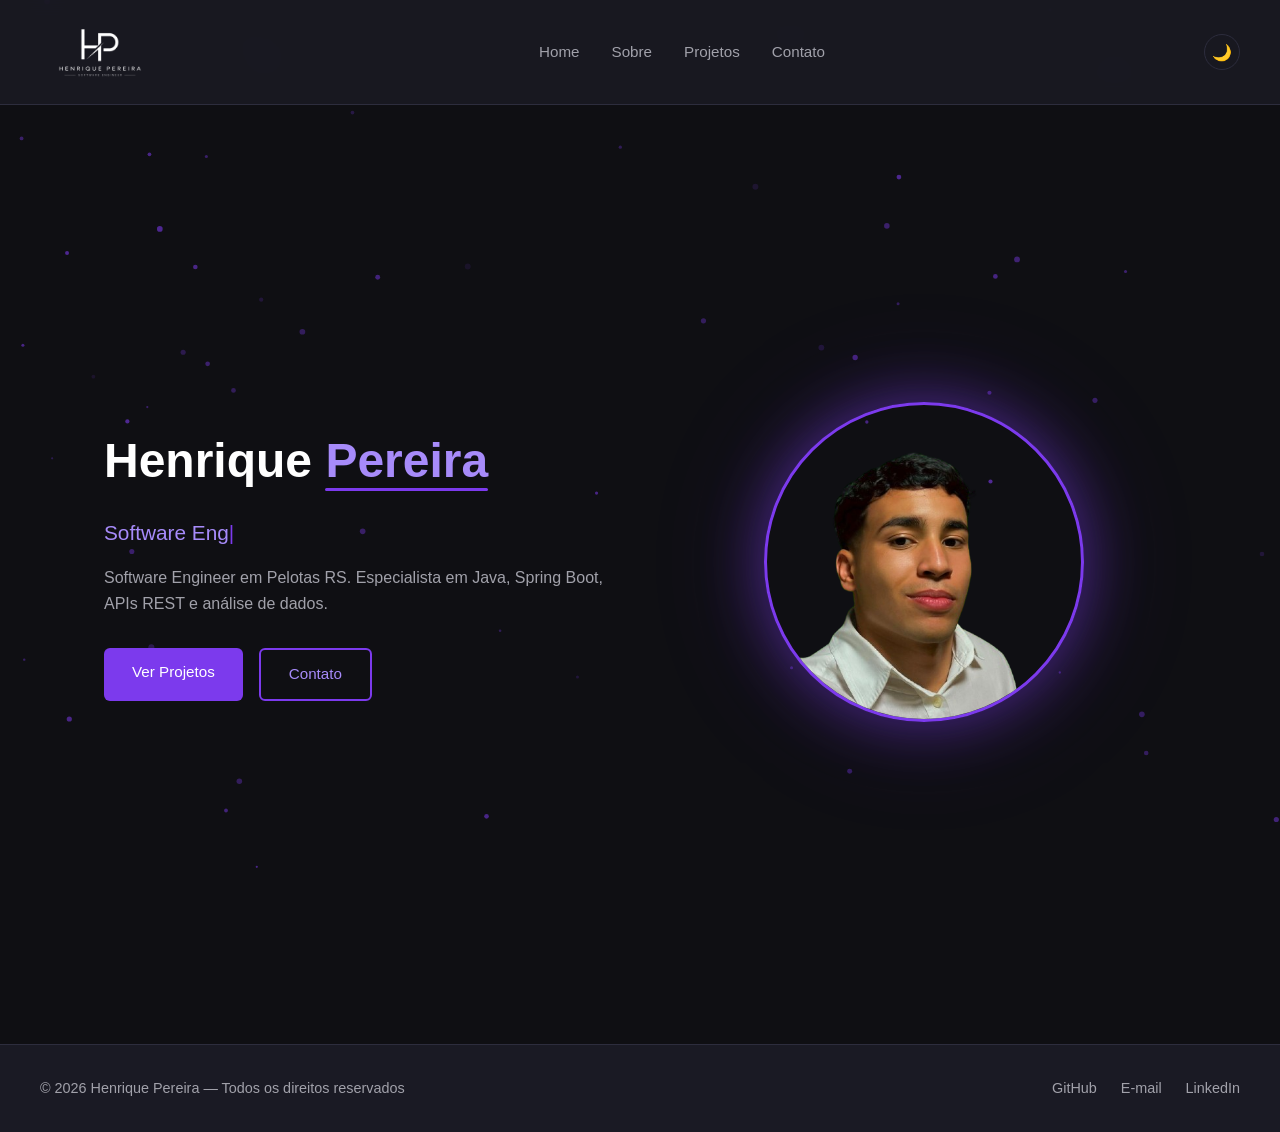
<file: index.html>
<!DOCTYPE html>
<html lang="pt-BR">
<head>
    <meta charset="UTF-8">
    <meta name="viewport" content="width=device-width, initial-scale=1.0">
     
    <meta name="description" content="Henrique Pereira, Software Engineer/Data Analyst em Pelotas RS. Especialista em Java, Spring Boot, APIs REST e análise de dados.">
    <meta name="keywords" content="Desenvolvedor Backend, Java, Spring Boot, API REST, PHP, Laravel, Analista de Dados, Pelotas, Rio Grande do Sul, Henrique Pereira">
    <meta name="author" content="Henrique Pereira">
    <title>Henrique Pereira | Software Engineer/Data Analyst</title>
    <link rel="stylesheet" href="assets/css/style.css">
    <link rel="icon" type="image/png" href="assets/img/logo.png">

</head>
<body>
  <canvas id="particulas"></canvas>

    <header>
              <nav>
                <div class="logo">
                   <a href="index.html" class="logo-link">
                       <img src="assets/img/logo.png" alt="Logo Henrique Pereira - Software Engineer/Data Analyst" class="logo">
                   </a>     
                </div>
                  <ul>
                    <li><a href="index.html">Home</a></li>
                      <li><a href="sobre.html">Sobre</a></li>
                      <li><a href="projetos.html">Projetos</a></li>
                      <li><a href="contato.html">Contato</a></li>
                  </ul>
                  <button class="theme-toggle" id="themeToggle" aria-label="Alternar tema">
  🌙
</button>

            </nav>
    </header>
    <main>
      <section class="hero" id="home">
  
  <!-- Coluna esquerda — texto -->
  <div class="hero-texto">
    <h1>Henrique <span class="nome-destaque">Pereira</span></h1>
    <p class="cargo"></p>
    <p class="descricao">Software Engineer em Pelotas RS. Especialista em Java, Spring Boot, APIs REST e análise de dados.</p>
    <div class="hero-botoes">
      <a href="projetos.html" class="btn-primario">Ver Projetos</a>
      <a href="contato.html" class="btn-secundario">Contato</a>
    </div>
  </div>

  <!-- Coluna direita — foto -->
  <div class="hero-foto">
    <div class="foto-container">
      <img src="assets/img/perfil.png" alt="Foto de Henrique Pereira - Software Engineer">
    </div>
  </div>

</section>

    </main>
      <footer>
  <div class="footer-conteudo">
    <p>© 2026 Henrique Pereira — Todos os direitos reservados</p>
    <div class="footer-links">
      <a href="https://github.com/HenriquePereira777" target="_blank">GitHub</a>
      <a href="mailto:henrique777pereiraa@gmail.com">E-mail</a>
      <a href="https://www.linkedin.com/in/devhenrique-pereira" target="_blank">LinkedIn</a>
    </div>
  </div>
</footer>
    <script src="assets/js/script.js"></script>
    
</body>
</html>
</file>
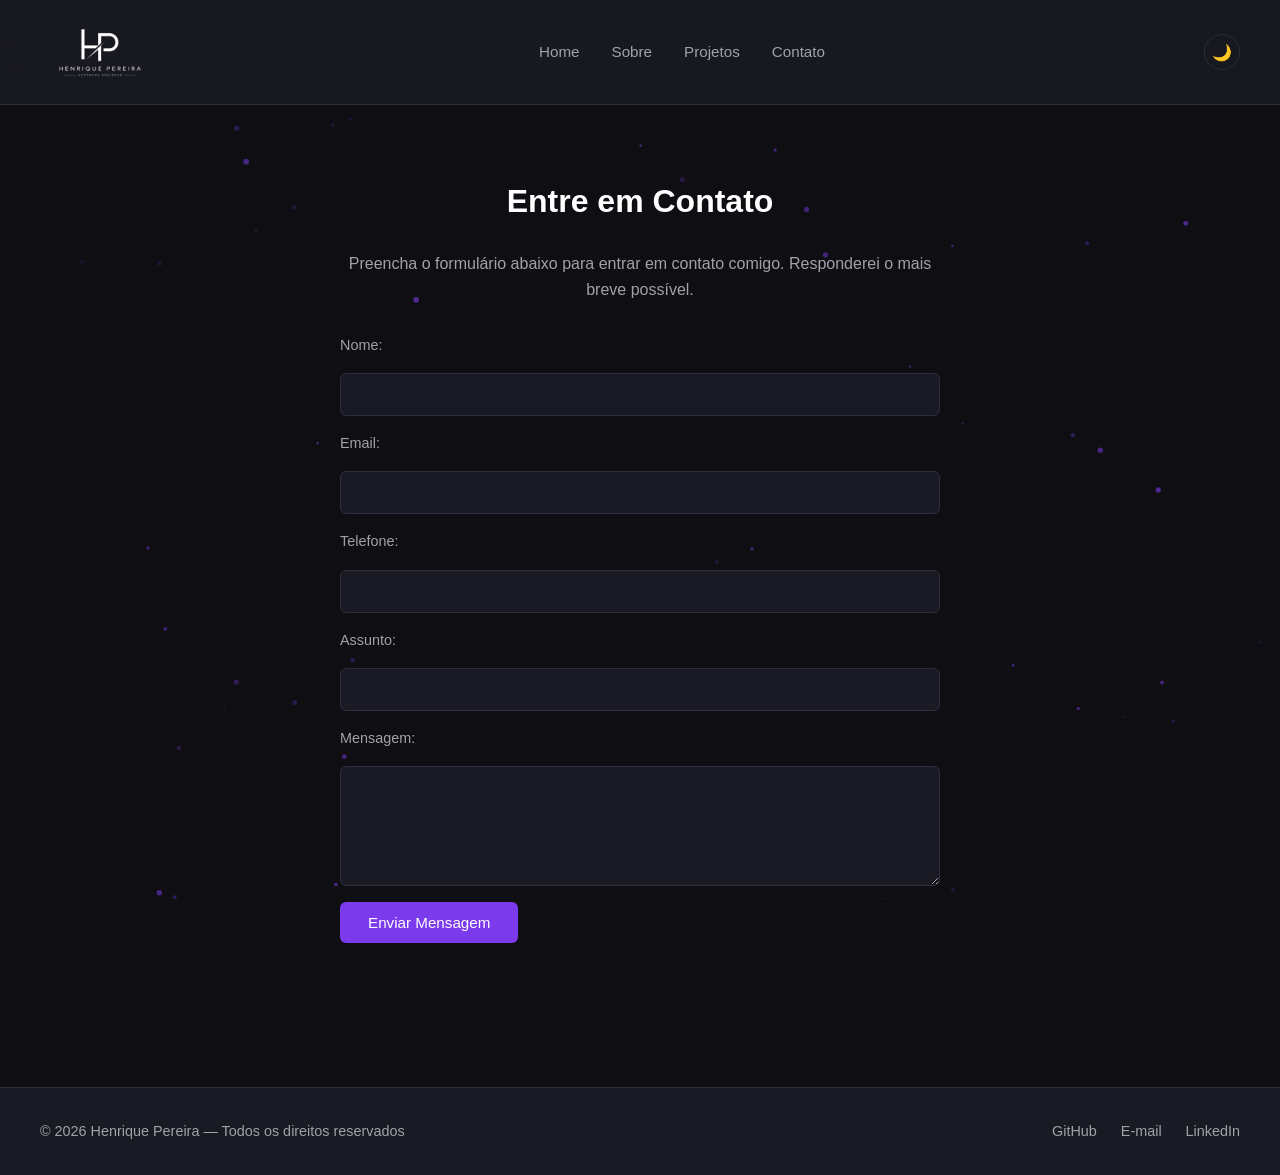
<file: contato.html>
<!DOCTYPE html>
<html lang="pt-BR">
<head>
  <meta charset="UTF-8">
  <meta name="viewport" content="width=device-width, initial-scale=1.0">
  <meta name="description" content="Entre em contato com Henrique Pereira, Desenvolvedor Backend e Analista de Dados em Pelotas RS.">
  <meta name="keywords" content="Contato, Henrique Pereira, Desenvolvedor Backend, Pelotas, Rio Grande do Sul">
  <meta name="author" content="Henrique Pereira">
  <title>Contato | Henrique Pereira - Software Engineer/Data Analyst</title>
  <link rel="stylesheet" href="assets/css/style.css">
  <link rel="icon" type="image/png" href="assets/img/logo.png">
</head>
<body>

  <canvas id="particulas"></canvas>
  <header>
    <nav>
      <div class="logo">
        <a href="index.html" class="logo-link">
          <img src="assets/img/logo.png" alt="Logo Henrique Pereira - Software Engineer/Data Analyst" class="logo">
        </a>
      </div>
      <ul>
        <li><a href="index.html">Home</a></li>
        <li><a href="sobre.html">Sobre</a></li>
        <li><a href="projetos.html">Projetos</a></li>
        <li><a href="contato.html">Contato</a></li>
      </ul>
      <button class="theme-toggle" id="themeToggle" aria-label="Alternar tema">
  🌙
</button>

    </nav>
  </header>

  <main>
    <section class="contato" id="contato">
     <form class="contato-form" >
        <h2>Entre em Contato</h2>
        <p>Preencha o formulário abaixo para entrar em contato comigo. Responderei o mais breve possível.</p>
    
        <label for="nome">Nome:</label>
        <input type="text" id="nome" name="nome" required>
    
        <label for="email">Email:</label>
        <input type="email" id="email" name="email" required>

        <label for="telefone">Telefone:</label>
        <input type="tel" id="telefone" name="telefone">

        <label for="assunto">Assunto:</label>
        <input type="text" id="assunto" name="assunto" required>
    
        <label for="mensagem">Mensagem:</label>
        <textarea id="mensagem" name="mensagem" rows="5" required></textarea>
    
        <button type="submit" class="btn-primario">Enviar Mensagem</button>
     </form>
     </section>
  </main>

        <footer>
  <div class="footer-conteudo">
    <p>© 2026 Henrique Pereira — Todos os direitos reservados</p>
    <div class="footer-links">
      <a href="https://github.com/HenriquePereira777" target="_blank">GitHub</a>
      <a href="mailto:henrique777pereiraa@gmail.com">E-mail</a>
     <a href="https://www.linkedin.com/in/devhenrique-pereira" target="_blank">LinkedIn</a>
    </div>
  </div>
</footer>

  <script src="assets/js/script.js"></script>
</body>
</html>
</file>
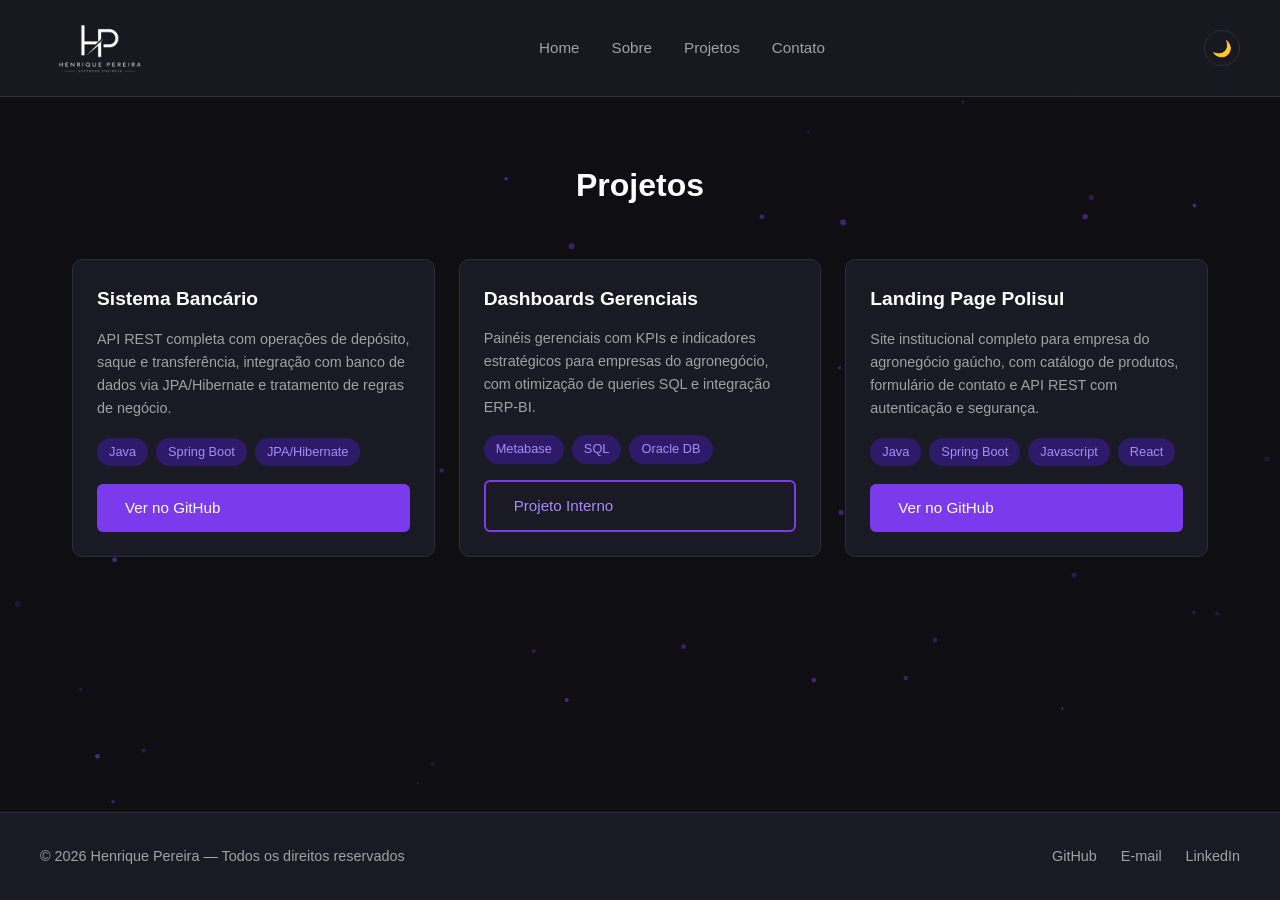
<file: projetos.html>
<!DOCTYPE html>
<html lang="pt-BR">
<head>
  <meta charset="UTF-8">
  <meta name="viewport" content="width=device-width, initial-scale=1.0">
  <meta name="description" content="Projetos de Henrique Pereira — Sistema Bancário em Java, Dashboards gerenciais com Metabase e SQL, e desenvolvimento de aplicativo educacional.">
  <meta name="keywords" content="Software Engineer, Java, Spring Boot, API REST, PHP, Laravel, Analista de Dados, Pelotas, Rio Grande do Sul, Henrique Pereira">
  <meta name="author" content="Henrique Pereira">
  <title>Projetos | Henrique Pereira - Software Engineer/Data Analyst</title>
  <link rel="stylesheet" href="assets/css/style.css">
  <link rel="icon" type="image/png" href="assets/img/logo.png">
</head>
<body>
  <canvas id="particulas"></canvas>
  <header>
    <nav>
      <div class="logo">
        <a href="index.html" class="logo-link">
          <img src="assets/img/logo.png" alt="Logo Henrique Pereira - Software Engineer/Data Analyst" class="logo">
        </a>
      </div>
      <ul>
        <li><a href="index.html">Home</a></li>
        <li><a href="sobre.html">Sobre</a></li>
        <li><a href="projetos.html">Projetos</a></li>
        <li><a href="contato.html">Contato</a></li>
      </ul>
      <button class="theme-toggle" id="themeToggle" aria-label="Alternar tema">
  🌙
</button>

    </nav>
  </header>

  <main>
    <section class="projetos" id="projetos">
      <h2>Projetos</h2>

      <div class="projetos-grid">

        <div class="projeto-card">
          <h3>Sistema Bancário</h3>
          <p>API REST completa com operações de depósito, saque e transferência, integração com banco de dados via JPA/Hibernate e tratamento de regras de negócio.</p>
          <div class="projeto-tags">
            <span>Java</span>
            <span>Spring Boot</span>
            <span>JPA/Hibernate</span>
          </div>
          <a href="https://github.com/HenriquePereira777/banking-api"  target="_blank" class="btn-primario">Ver no GitHub</a>
        </div>

        <div class="projeto-card">
          <h3>Dashboards Gerenciais</h3>
          <p>Painéis gerenciais com KPIs e indicadores estratégicos para empresas do agronegócio, com otimização de queries SQL e integração ERP-BI.</p>
          <div class="projeto-tags">
            <span>Metabase</span>
            <span>SQL</span>
            <span>Oracle DB</span>
          </div>
          <span class="btn-secundario">Projeto Interno</span>
        </div>

        <div class="projeto-card">
          <h3>Landing Page Polisul</h3>
          <p>Site institucional completo para empresa do agronegócio gaúcho, com catálogo de 
      produtos, formulário de contato e API REST com autenticação e segurança.</p>
          <div class="projeto-tags">
            <span>Java</span>
            <span>Spring Boot</span>
            <span>Javascript</span>
            <span>React</span>
            
          </div>
          <a href="https://github.com/HenriquePereira777" target="_blank" class="btn-primario">Ver no GitHub</a>
        </div>

      </div>
    </section>
  </main>
     <footer>
  <div class="footer-conteudo">
    <p>© 2026 Henrique Pereira — Todos os direitos reservados</p>
    <div class="footer-links">
      <a href="https://github.com/HenriquePereira777" target="_blank">GitHub</a>
      <a href="mailto:henrique777pereiraa@gmail.com">E-mail</a>
      <a href="https://www.linkedin.com/in/devhenrique-pereira" target="_blank">LinkedIn</a>
    </div>
  </div>
</footer>
  <script src="assets/js/script.js"></script>
</body>
</html>
</file>
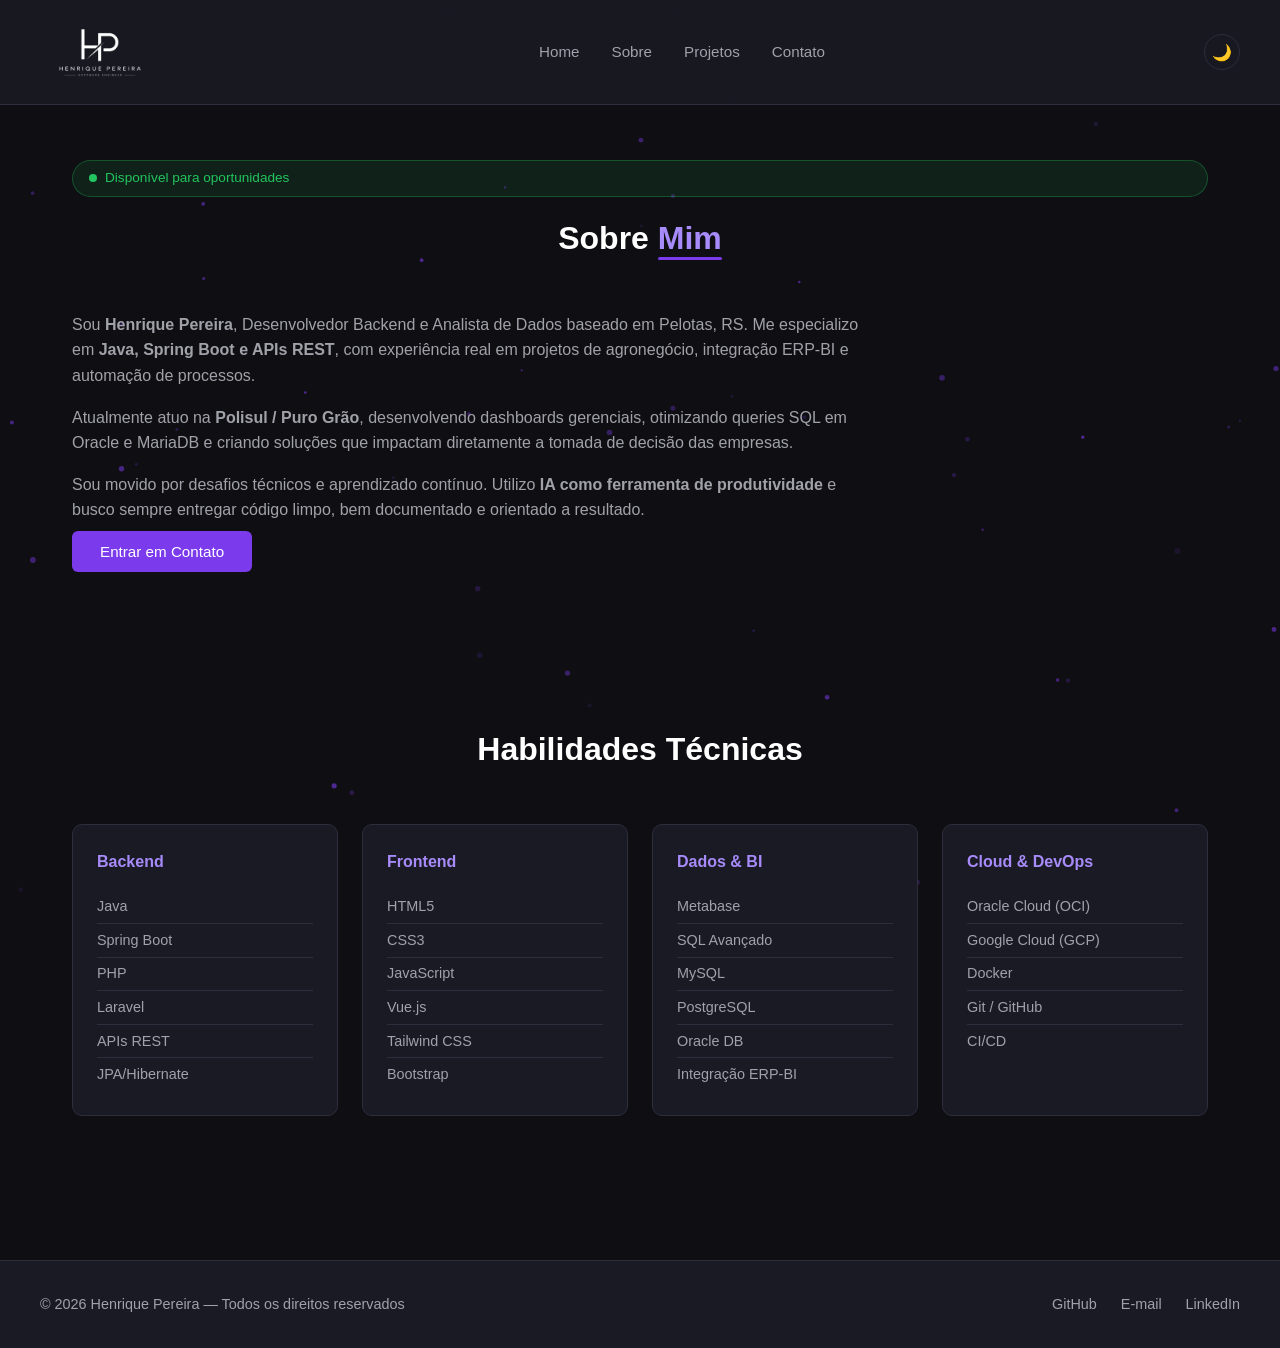
<file: sobre.html>
<!DOCTYPE html>
<html lang="pt-BR">
  <head>
    <meta charset="UTF-8" />
    <meta name="viewport" content="width=device-width, initial-scale=1.0" />
    <meta name="description" content="Henrique Pereira, Software Engineer/Data Analyst em Pelotas RS. Especialista em Java, Spring Boot, APIs REST e análise de dados." />
    <meta name="keywords" content="Software Engineer, Java, Spring Boot, API REST, PHP, Laravel, Analista de Dados, Pelotas, Rio Grande do Sul, Henrique Pereira" />
    <meta name="author" content="Henrique Pereira" />
    <title>Sobre | Henrique Pereira - Software Engineer/Data Analyst</title>
    <link rel="stylesheet" href="assets/css/style.css" />
    <link rel="icon" type="image/png" href="assets/img/logo.png">
  </head>
  <body>
    <canvas id="particulas"></canvas>
    <header>
      <nav>
        <div class="logo">
          <a href="index.html" class="logo-link">
            <img src="assets/img/logo.png" alt="Logo Henrique Pereira - Software Engineer/Data Analyst" class="logo" />
          </a>
        </div>
        <ul>
          <li><a href="index.html">Home</a></li>
          <li><a href="sobre.html">Sobre</a></li>
          <li><a href="projetos.html">Projetos</a></li>
          <li><a href="contato.html">Contato</a></li>
        </ul>
        <button class="theme-toggle" id="themeToggle" aria-label="Alternar tema">
  🌙
</button>

      </nav>
    </header>

    <main>

      <!-- SOBRE -->
      <section class="sobre" id="sobre">
        <div class="badge-disponivel">
          <span class="pulse"></span>
          Disponível para oportunidades
        </div>
        <h2>Sobre <span class="nome-destaque">Mim</span></h2>
        <p>Sou <strong>Henrique Pereira</strong>, Desenvolvedor Backend e Analista de Dados baseado em Pelotas, RS. Me especializo em <strong>Java, Spring Boot e APIs REST</strong>, com experiência real em projetos de agronegócio, integração ERP-BI e automação de processos.</p>
        <p>Atualmente atuo na <strong>Polisul / Puro Grão</strong>, desenvolvendo dashboards gerenciais, otimizando queries SQL em Oracle e MariaDB e criando soluções que impactam diretamente a tomada de decisão das empresas.</p>
        <p>Sou movido por desafios técnicos e aprendizado contínuo. Utilizo <strong>IA como ferramenta de produtividade</strong> e busco sempre entregar código limpo, bem documentado e orientado a resultado.</p>
        <a href="contato.html" class="btn-primario">Entrar em Contato</a>
      </section>

      <!-- HABILIDADES -->
      <section class="habilidades" id="habilidades">
        <h2>Habilidades Técnicas</h2>
        <div class="habilidades-grid">

          <div class="habilidade-card">
            <h3>Backend</h3>
            <ul>
              <li>Java</li>
              <li>Spring Boot</li>
              <li>PHP</li>
              <li>Laravel</li>
              <li>APIs REST</li>
              <li>JPA/Hibernate</li>
            </ul>
          </div>

          <div class="habilidade-card">
            <h3>Frontend</h3>
            <ul>
              <li>HTML5</li>
              <li>CSS3</li>
              <li>JavaScript</li>
              <li>Vue.js</li>
              <li>Tailwind CSS</li>
              <li>Bootstrap</li>
            </ul>
          </div>

          <div class="habilidade-card">
            <h3>Dados & BI</h3>
            <ul>
              <li>Metabase</li>
              <li>SQL Avançado</li>
              <li>MySQL</li>
              <li>PostgreSQL</li>
              <li>Oracle DB</li>
              <li>Integração ERP-BI</li>
            </ul>
          </div>

          <div class="habilidade-card">
            <h3>Cloud & DevOps</h3>
            <ul>
              <li>Oracle Cloud (OCI)</li>
              <li>Google Cloud (GCP)</li>
              <li>Docker</li>
              <li>Git / GitHub</li>
              <li>CI/CD</li>
            </ul>
          </div>

        </div>
      </section>

    </main>

         <footer>
  <div class="footer-conteudo">
    <p>© 2026 Henrique Pereira — Todos os direitos reservados</p>
    <div class="footer-links">
      <a href="https://github.com/HenriquePereira777" target="_blank">GitHub</a>
      <a href="mailto:henrique777pereiraa@gmail.com">E-mail</a>
     <a href="https://www.linkedin.com/in/devhenrique-pereira" target="_blank">LinkedIn</a>
    </div>
  </div>
</footer>
    <script src="assets/js/script.js"></script>
  </body>
</html>
</file>
<file: assets/css/style.css>
/* ========================
   VARIÁVEIS GLOBAIS
======================== */
:root{
  --bg-primary: #0f0f13; /* fundo dark */
  --bg-secondary: #1a1a24; /* cards, header */
  --accent: #7c3aed; /* roxo principal */
  --accent-light: #a78bfa; /* roxo claro - textos, hover */
  --text-primary: #ffffff;  /* textos principais */
  --text-secondary: #a1a1aa; /* textos secundários */
  --border: #2d2d3d;   /* bordas */
}

/* ========================
   RESET E GLOBAIS
======================== */

*{
  margin: 0;
  padding: 0;
  box-sizing: border-box;
}
html, body {
  height: 100%;
}

html{
  scroll-behavior: smooth;
}

body{
  display: flex;
  flex-direction: column;
  min-height: 100vh;
    background-color: var(--bg-primary);
    color: var(--text-primary);
    font-family: 'Segoe UI', Tahoma, Geneva, Verdana, sans-serif;
    line-height: 1.6;
}

a{
    text-decoration: none;
    color: inherit;
}
img{
    max-width: 100%;
    display: block;
}
ul{
    list-style: none;
}
main {
  flex: 1 0 auto;
  padding-top: 80px;
}

footer {
  flex-shrink: 0;
}
#particulas {
  position: fixed;
  top: 0;
  left: 0;
  width: 100%;
  height: 100%;
  z-index: 0;
  pointer-events: none;
}

.hero, header, main, footer {
  position: relative;
  z-index: 1;
}

/* ========================
   HEADER E NAVEGAÇÃO
======================== */

header {
 position: fixed;
 top: 0;
 width: 100%;
 background-color: rgba(26, 26, 36, 0.85);
  backdrop-filter: blur(12px);
  border-bottom: 1px solid var(--border);
  z-index: 1000;
  padding: 0.50rem 2rem;
  transition: all 0.3s ease;
}  

nav {
 display: flex;
 justify-content: space-between;
 align-items: center;
 max-width: 1200px;
 margin: 0 auto;
}

.logo img {
  height: 80px;
  width: auto;
  filter: brightness(0) invert(1); /* Inverte a cor da imagem para branco */
  transition: transform 0.3s ease;
}
.logo img:hover {
  transform: scale(1.05);
}
nav ul {
 display: flex;
 gap: 2rem;
}
nav ul li a {
  color: var(--text-secondary);
  font-size: 0.95rem;
  font-weight: 500;
  transition: color 0.3s ease;
  position: relative;
  padding-bottom: 2px;

}

nav ul li a::after {
  content: '';
  position: absolute;
  bottom: 0;
  left: 0;
  width: 0%;
  height: 2px;
  background-color: var(--accent);
  transition: width 0.3s ease;
}

nav ul li a:hover::after {
  width: 100%;
}
nav ul li a:hover {
 color: var(--accent-light);
}
/* ========================
   TEMA CLARO
======================== */
body.light {
  --bg-primary: #f5f5f5;
  --bg-secondary: #ffffff;
  --text-primary: #0f0f13;
  --text-secondary: #4a4a5a;
  --border: #e0e0e0;
}

.theme-toggle {
  background: none;
  border: 1px solid var(--border);
  border-radius: 50%;
  width: 36px;
  height: 36px;
  cursor: pointer;
  font-size: 1rem;
  transition: all 0.3s ease;
  color: var(--text-primary);
}

.theme-toggle:hover {
  border-color: var(--accent);
  transform: rotate(20deg);
}
/* ========================
   HERO
======================== */
.hero {
  min-height: 100vh;
  display: flex;
  flex-direction: row;
  justify-content: center;
  align-items: center;
  padding: 6rem 4rem 2rem;
  gap: 4rem;
  max-width: 1200px;
  margin: 0 auto;
}

.hero-texto {
  flex: 1;
  display: flex;
  flex-direction: column;
  align-items: flex-start;
  text-align: left;
}

.nome-destaque {
  color: var(--accent-light);
  position: relative;
}

.nome-destaque::after {
  content: '';
  position: absolute;
  bottom: -4px;
  left: 0;
  width: 100%;
  height: 3px;
  background-color: var(--accent);
  border-radius: 2px;
}

.hero-texto h1 {
  font-size: 3rem;
  font-weight: 700;
  margin-bottom: 1rem;
  transition: transform 0.3s ease;
  transform-style: preserve-3d;
  cursor: default;
}

.hero-texto h1:hover {
  transform: perspective(500px) rotateX(10deg) rotateY(-5deg) scale(1.05);
  text-shadow: 4px 4px 20px rgba(124, 58, 237, 0.6);
}

.hero-texto .cargo {
  font-size: 1.3rem;
  color: var(--accent-light);
  margin-bottom: 1rem;
  min-height: 2rem;
}

.hero-texto .descricao {
  font-size: 1rem;
  color: var(--text-secondary);
  max-width: 500px;
  margin-bottom: 2rem;
}

.hero-foto {
  flex: 1;
  display: flex;
  justify-content: center;
  align-items: center;
}

.foto-container {
  width: 320px;
  height: 320px;
  border-radius: 50%;
  border: 3px solid var(--accent);
  overflow: hidden;
  box-shadow: 0 0 40px rgba(124, 58, 237, 0.3);
}

.foto-container{
    animation: flutuar 3s ease-in-out infinite;
      box-shadow: 0 0 60px rgba(124, 58, 237, 0.5),
              0 0 120px rgba(124, 58, 237, 0.2);
}

@keyframes flutuar {
  0%, 100% {
    transform: translateY(0);
  }
  50% {
    transform: translateY(-10px);
  }
}

.foto-container img {
  width: 100%;
  height: 100%;
  object-fit: cover;
  object-position: top;
}

.hero-botoes {
  display: flex;
  gap: 1rem;
}

/* ========================
   RESPONSIVO
======================== */
@media (max-width: 768px) {

  .hero {
    flex-direction: column;
    text-align: center;
    padding: 2rem 1.5rem;
    gap: 2rem;
  }

  .hero-texto {
    align-items: center;
  }

  .hero-texto h1 {
    font-size: 2rem;
  }

  .hero-texto .descricao {
    font-size: 0.95rem;
  }

  .hero-botoes {
    justify-content: center;
    flex-wrap: wrap;
  }

  .foto-container {
    width: 220px;
    height: 220px;
  }

  .hero-foto {
    order: -1;
  }

  .logo img {
    height: 55px;
  }

  nav ul {
    gap: 1rem;
  }

  nav ul li a {
    font-size: 0.8rem;
  }

  section {
    padding: 3rem 1.5rem;
  }

  .projetos-grid {
    grid-template-columns: 1fr;
  }

  .habilidades-grid {
    grid-template-columns: 1fr 1fr;
  }

  .sobre-hero {
    padding: 2rem 1.5rem;
  }

}

@media (max-width: 480px) {

  .habilidades-grid {
    grid-template-columns: 1fr;
  }

  nav ul {
    gap: 0.5rem;
  }

  nav ul li a {
    font-size: 0.72rem;
  }

  .hero-texto h1 {
    font-size: 1.7rem;
  }

}

/* ========================
   BOTÕES
======================== */
.btn-primario {
  background-color: var(--accent);
  color: var(--text-primary);
  padding: 0.75rem 1.75rem;
  border-radius: 6px;
  font-size: 0.95rem;
  font-weight: 500;
  border: none;
  cursor: pointer;
  transition: background-color 0.3s ease, transform 0.2s ease;
}

.btn-primario:hover {
  background-color: var(--accent-light);
  transform: translateY(-2px);
}

.btn-secundario {
  display: inline-block;
  margin-top: auto;
  background-color: transparent;
  color: var(--accent-light);
  padding: 0.75rem 1.75rem;
  border-radius: 6px;
  font-size: 0.95rem;
  font-weight: 500;
  border: 2px solid var(--accent);
  cursor: pointer;
  transition: all 0.3s ease;
}

.btn-secundario:hover {
  background-color: var(--accent);
  color: var(--text-primary);
  transform: translateY(-2px);
}
/* ========================
   SEÇÕES GERAIS
======================== */
section {
  padding: 5rem 2rem;
  max-width: 1200px;
  margin: 0 auto;
}

section h2 {
  font-size: 2rem;
  font-weight: 600;
  text-align: center;
  margin-bottom: 3rem;
  color: var(--text-primary);
}

section h2 span {
  color: var(--accent-light);
}

/* ========================
   CARDS DE PROJETOS
======================== */
.projetos-grid {
  display: grid;
  grid-template-columns: repeat(auto-fit, minmax(280px, 1fr));
  gap: 1.5rem;
}

.projeto-card {
  display: flex;
  flex-direction: column;
  justify-content: space-between;
  background-color: var(--bg-secondary);
  border: 1px solid var(--border);
  border-radius: 10px;
  padding: 1.5rem;
  transition: transform 0.3s ease, border-color 0.3s ease;
}

.projeto-card:hover {
  transform: translateY(-5px);
  border-color: var(--accent);
}

.projeto-card h3 {
  font-size: 1.2rem;
  margin-bottom: 0.75rem;
  color: var(--text-primary);
}

.projeto-card p {
  color: var(--text-secondary);
  font-size: 0.9rem;
  margin-bottom: 1rem;
}

.projeto-tags {
  display: flex;
  flex-wrap: wrap;
  gap: 0.5rem;
  margin-bottom: 1rem;
}

.projeto-tags span {
  background-color: #2d1b69;
  color: var(--accent-light);
  padding: 0.25rem 0.75rem;
  border-radius: 20px;
  font-size: 0.8rem;
}
/* ========================
   HABILIDADES
======================== */
.habilidades-grid {
  display: grid;
  grid-template-columns: repeat(auto-fit, minmax(220px, 1fr));
  gap: 1.5rem;
}

.habilidade-card {
  background-color: var(--bg-secondary);
  border: 1px solid var(--border);
  border-radius: 10px;
  padding: 1.5rem;
  transition: border-color 0.3s ease;
}

.habilidade-card:hover {
  border-color: var(--accent);
}

.habilidade-card h3 {
  font-size: 1rem;
  color: var(--accent-light);
  margin-bottom: 1rem;
  font-weight: 600;
}

.habilidade-card ul li {
  color: var(--text-secondary);
  font-size: 0.9rem;
  padding: 0.3rem 0;
  border-bottom: 1px solid var(--border);
}

.habilidade-card ul li:last-child {
  border-bottom: none;
}

/* ========================
   FORMULÁRIO DE CONTATO
======================== */
.contato-form {
  max-width: 600px;
  margin: 0 auto;
  display: flex;
  flex-direction: column;
  gap: 1rem;
}
.contato {
  padding-top: 6rem;
}

.contato-form h2 {
  text-align: center;
  margin-bottom: 0.5rem;
}

.contato-form p {
  color: var(--text-secondary);
  text-align: center;
  margin-bottom: 1rem;
}

.contato-form label {
  color: var(--text-secondary);
  font-size: 0.9rem;
}

.contato-form input,
.contato-form textarea {
  background-color: var(--bg-secondary);
  border: 1px solid var(--border);
  border-radius: 6px;
  padding: 0.75rem 1rem;
  color: var(--text-primary);
  font-size: 0.95rem;
  width: 100%;
  transition: border-color 0.3s ease;
}

.contato-form input:focus,
.contato-form textarea:focus {
  outline: none;
  border-color: var(--accent);
}

.contato-form textarea {
  resize: vertical;
  min-height: 120px;
}

.contato-form button {
  align-self: flex-start;
}

.sobre p {
  color: var(--text-secondary);
  margin-bottom: 1rem;
  max-width: 800px;
}

.cursor {
  color: var(--accent);
  animation: piscar 0.8s infinite;
  font-weight: 300;
}

@keyframes piscar {
  0%, 100% { opacity: 1; }
  50% { opacity: 0; }
}
/* ========================
   BADGE DISPONÍVEL
======================== */
.badge-disponivel {
  display: flex;
  align-items: center;
  gap: 0.5rem;
  background-color: rgba(34, 197, 94, 0.1);
  border: 1px solid rgba(34, 197, 94, 0.3);
  color: #22c55e;
  padding: 0.4rem 1rem;
  border-radius: 20px;
  font-size: 0.85rem;
  font-weight: 500;
  margin-bottom: 1rem;
}

.pulse {
  width: 8px;
  height: 8px;
  background-color: #22c55e;
  border-radius: 50%;
  animation: pulsar 1.5s infinite;
}

@keyframes pulsar {
  0%, 100% { opacity: 1; transform: scale(1); }
  50% { opacity: 0.4; transform: scale(1.4); }
}
/* ========================
   FOOTER
======================== */
footer {
  background-color: var(--bg-secondary);
  border-top: 1px solid var(--border);
  padding: 2rem;
  margin-top: 4rem;
}

.footer-conteudo {
  max-width: 1200px;
  margin: 0 auto;
  display: flex;
  justify-content: space-between;
  align-items: center;
  flex-wrap: wrap;
  gap: 1rem;
}

footer p {
  color: var(--text-secondary);
  font-size: 0.9rem;
}

.footer-links {
  display: flex;
  gap: 1.5rem;
}

.footer-links a {
  color: var(--text-secondary);
  font-size: 0.9rem;
  transition: color 0.3s ease;
}

.footer-links a:hover {
  color: var(--accent-light);
}

@media (max-width: 768px) {
  .footer-conteudo {
    flex-direction: column;
    text-align: center;
  }
}
</file>
